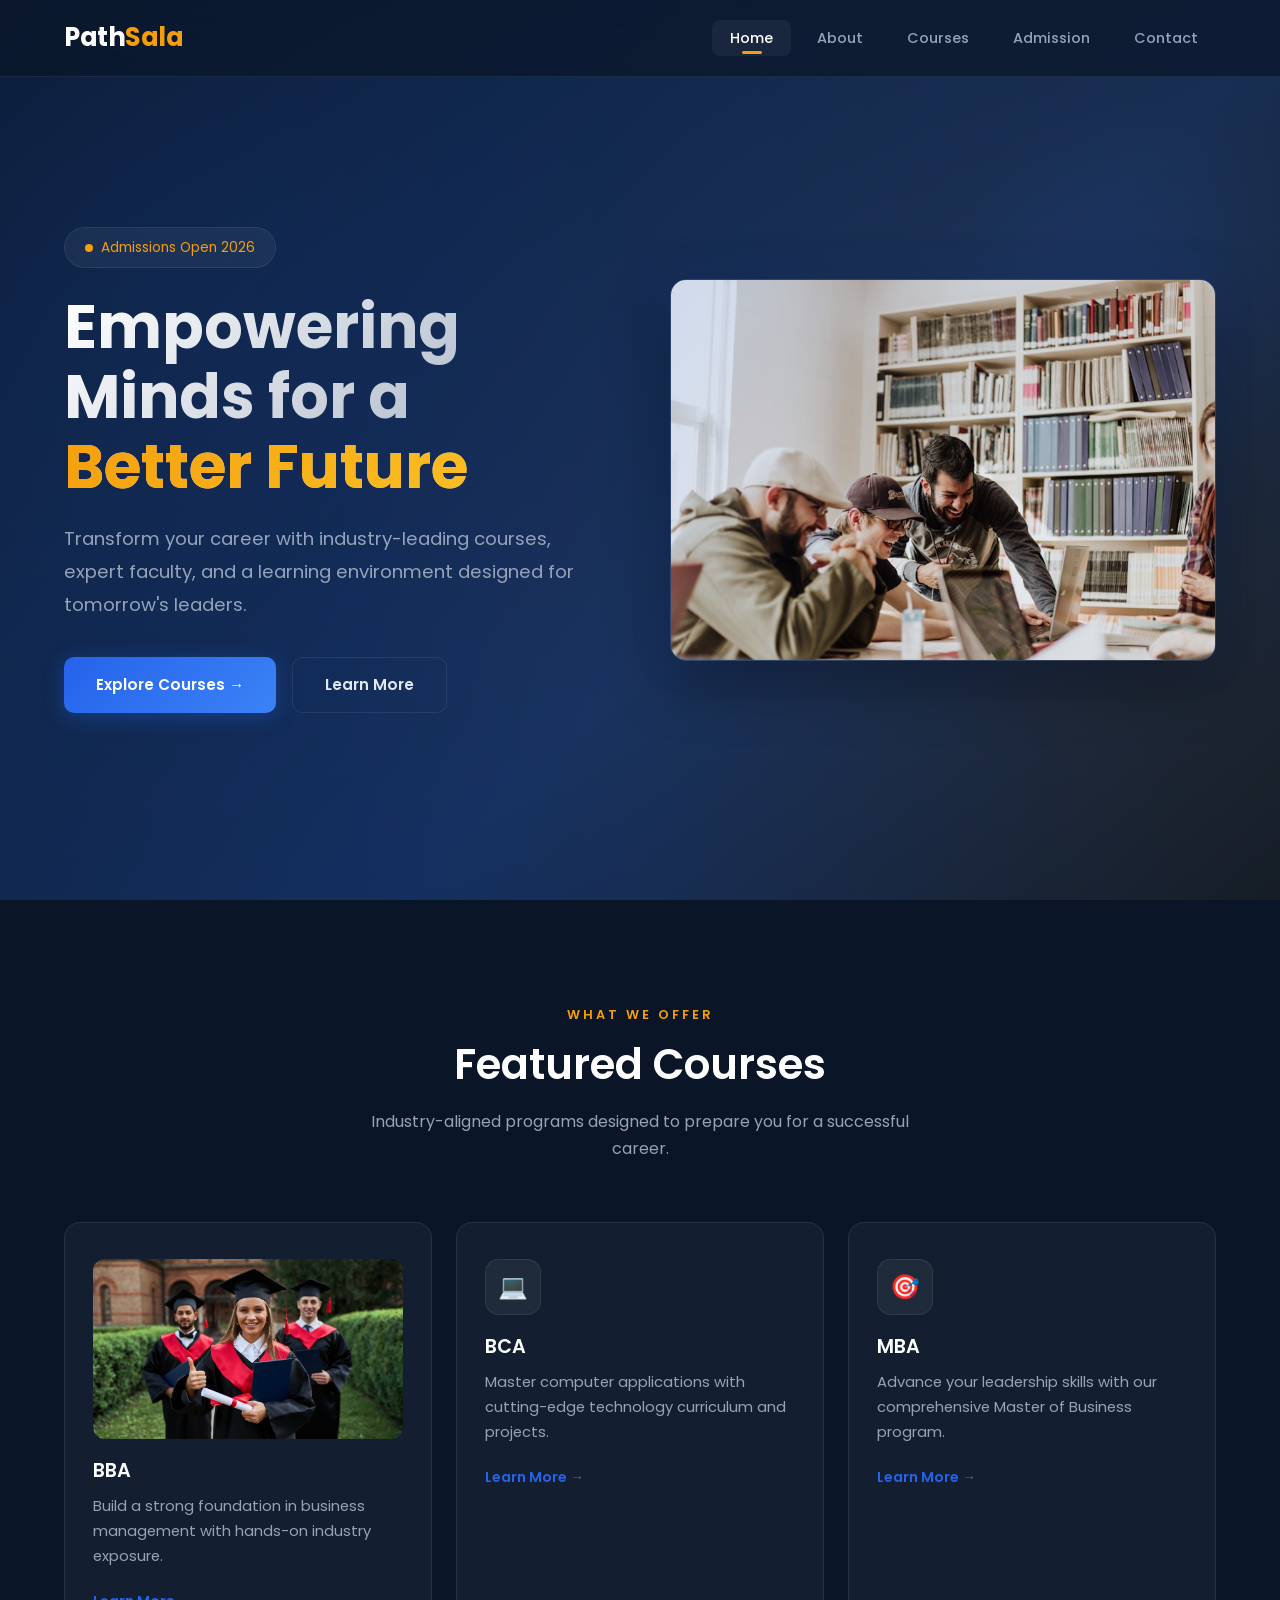
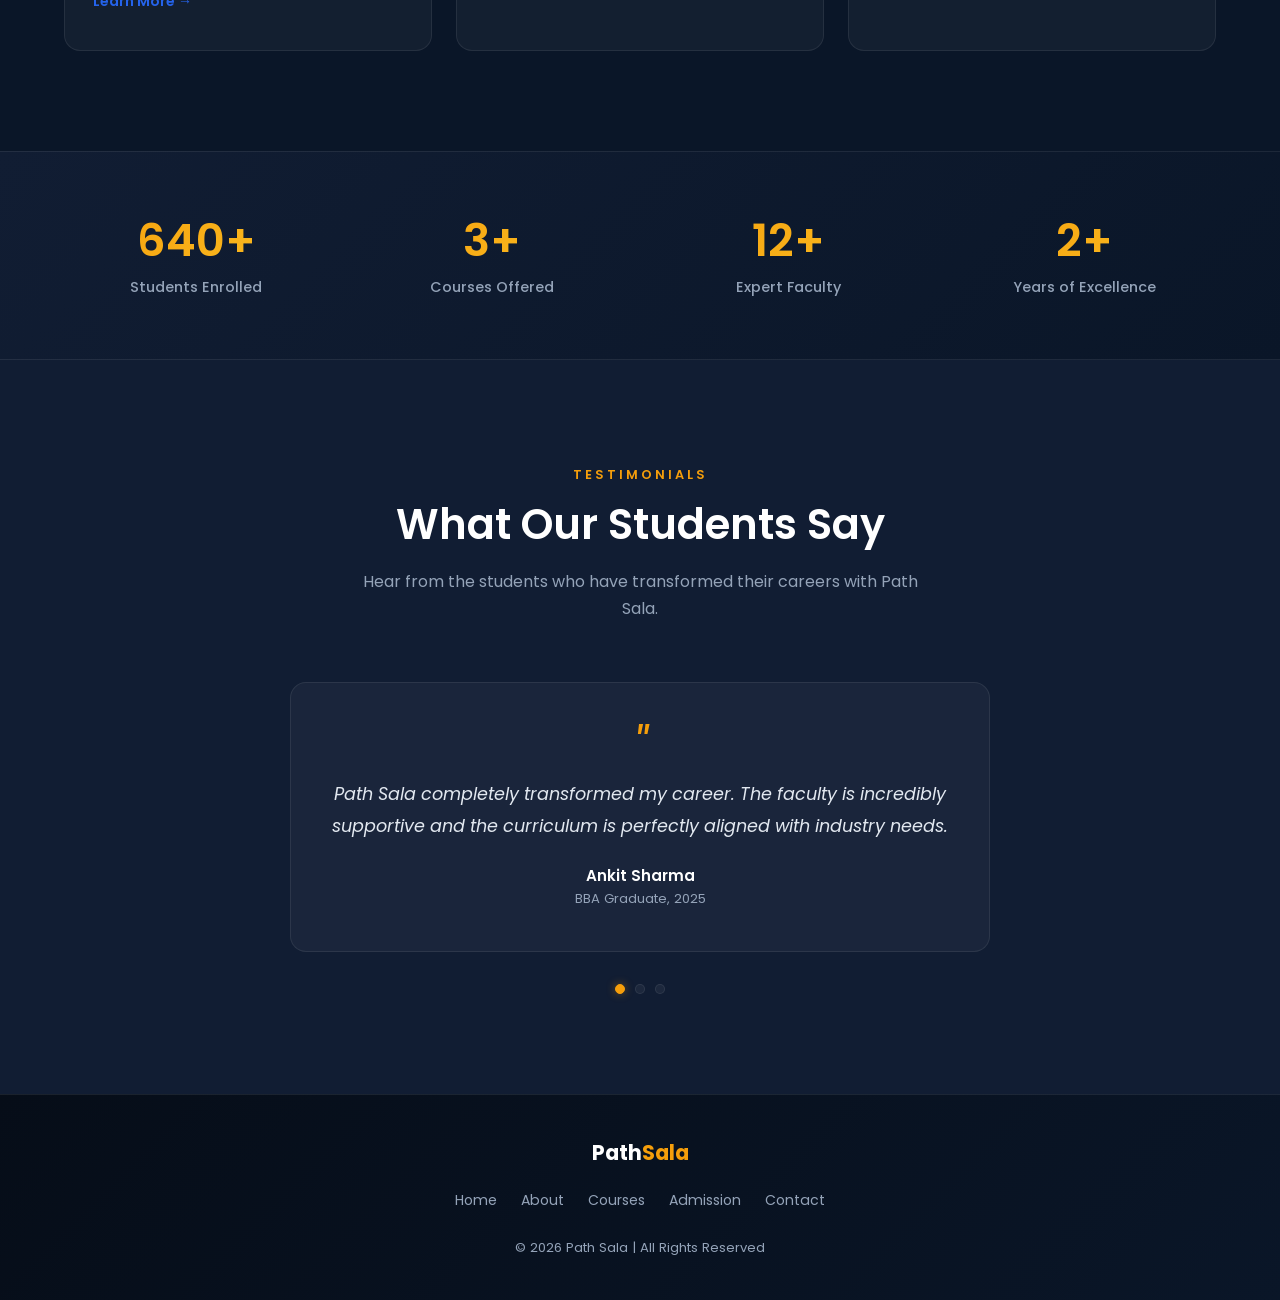
<file: index.html>
<!DOCTYPE html>
<html lang="en">

<head>
    <meta charset="UTF-8">
    <meta name="viewport" content="width=device-width, initial-scale=1.0">
    <meta name="description"
        content="Path Sala — Empowering minds for a better future. Explore BBA, BCA, MBA, Computer Science & Digital Marketing courses.">
    <title>Path Sala — Empowering Minds for a Better Future</title>
    <link rel="preconnect" href="https://fonts.googleapis.com">
    <link rel="preconnect" href="https://fonts.gstatic.com" crossorigin>
    <link href="https://fonts.googleapis.com/css2?family=Poppins:wght@300;400;500;600;700&display=swap"
        rel="stylesheet">
    <link rel="stylesheet" href="css/style.css">
</head>

<body>

    <!-- Header -->
    <header>
        <div class="container">
            <a href="index.html" class="logo">Path<span>Sala</span></a>
            <nav>
                <ul>
                    <li><a href="index.html">Home</a></li>
                    <li><a href="about.html">About</a></li>
                    <li><a href="courses.html">Courses</a></li>
                    <li><a href="admission.html">Admission</a></li>
                    <li><a href="contact.html">Contact</a></li>
                </ul>
            </nav>
            <button class="menu-toggle" id="menu-toggle" aria-label="Toggle navigation">☰</button>
        </div>
    </header>

    <!-- Hero -->
    <section class="hero hero-split">
        <div class="container hero-grid">
            <div class="hero-content fade-in">
                <div class="hero-badge">
                    <span class="dot"></span>
                    Admissions Open 2026
                </div>
                <h1>Empowering Minds for a <span class="highlight">Better Future</span></h1>
                <p>Transform your career with industry-leading courses, expert faculty, and a learning environment
                    designed for tomorrow's leaders.</p>
                <div class="hero-btns">
                    <a href="courses.html" class="btn btn-primary">Explore Courses →</a>
                    <a href="about.html" class="btn btn-outline">Learn More</a>
                </div>
            </div>
            <div class="hero-image fade-in">
                <div class="hero-img-wrapper">
                    <img src="images/hero-students.jpg" alt="Students studying together at Path Sala">
                </div>
            </div>
        </div>
    </section>

    <!-- Featured Courses -->
    <section class="courses-preview">
        <div class="container">
            <div class="section-header fade-in">
                <span class="section-label">What We Offer</span>
                <h2>Featured Courses</h2>
                <p>Industry-aligned programs designed to prepare you for a successful career.</p>
            </div>
            <div class="course-grid">
                <div class="course-card fade-in">
                    <div class="course-img">
                        <img src="images/bba-course.jpg" alt="BBA students in graduation gowns">
                    </div>
                    <h3>BBA</h3>
                    <p>Build a strong foundation in business management with hands-on industry exposure.</p>
                    <a href="courses.html" class="learn-more">Learn More →</a>
                </div>
                <div class="course-card fade-in">
                    <div class="course-icon">💻</div>
                    <h3>BCA</h3>
                    <p>Master computer applications with cutting-edge technology curriculum and projects.</p>
                    <a href="courses.html" class="learn-more">Learn More →</a>
                </div>
                <div class="course-card fade-in">
                    <div class="course-icon">🎯</div>
                    <h3>MBA</h3>
                    <p>Advance your leadership skills with our comprehensive Master of Business program.</p>
                    <a href="courses.html" class="learn-more">Learn More →</a>
                </div>
            </div>
        </div>
    </section>

    <!-- Stats -->
    <section class="stats">
        <div class="container">
            <div class="stats-grid">
                <div class="stat-item fade-in">
                    <h3><span class="stat-number" data-count="2500" data-suffix="+">0</span></h3>
                    <p>Students Enrolled</p>
                </div>
                <div class="stat-item fade-in">
                    <h3><span class="stat-number" data-count="15" data-suffix="+">0</span></h3>
                    <p>Courses Offered</p>
                </div>
                <div class="stat-item fade-in">
                    <h3><span class="stat-number" data-count="50" data-suffix="+">0</span></h3>
                    <p>Expert Faculty</p>
                </div>
                <div class="stat-item fade-in">
                    <h3><span class="stat-number" data-count="10" data-suffix="+">0</span></h3>
                    <p>Years of Excellence</p>
                </div>
            </div>
        </div>
    </section>

    <!-- Testimonials -->
    <section class="testimonials">
        <div class="container">
            <div class="section-header fade-in">
                <span class="section-label">Testimonials</span>
                <h2>What Our Students Say</h2>
                <p>Hear from the students who have transformed their careers with Path Sala.</p>
            </div>
            <div class="testimonial-wrapper fade-in">
                <div class="testimonial-card active">
                    <p class="quote">Path Sala completely transformed my career. The faculty is incredibly supportive
                        and the curriculum is perfectly aligned with industry needs.</p>
                    <p class="student-name">Ankit Sharma</p>
                    <p class="student-course">BBA Graduate, 2025</p>
                </div>
                <div class="testimonial-card">
                    <p class="quote">The BCA program gave me the skills and confidence to land my dream tech job.
                        Amazing learning environment and hands-on projects.</p>
                    <p class="student-name">Priya Patel</p>
                    <p class="student-course">BCA Graduate, 2025</p>
                </div>
                <div class="testimonial-card">
                    <p class="quote">Highly recommended! The MBA program's focus on real-world case studies and industry
                        connections is unmatched.</p>
                    <p class="student-name">Rajesh Kumar</p>
                    <p class="student-course">MBA Graduate, 2024</p>
                </div>
            </div>
            <div class="testimonial-dots">
                <span class="dot active"></span>
                <span class="dot"></span>
                <span class="dot"></span>
            </div>
        </div>
    </section>

    <!-- Footer -->
    <footer>
        <div class="container">
            <div class="footer-content">
                <div class="footer-logo">Path<span>Sala</span></div>
                <ul class="footer-links">
                    <li><a href="index.html">Home</a></li>
                    <li><a href="about.html">About</a></li>
                    <li><a href="courses.html">Courses</a></li>
                    <li><a href="admission.html">Admission</a></li>
                    <li><a href="contact.html">Contact</a></li>
                </ul>
                <p class="copyright">© 2026 Path Sala | All Rights Reserved</p>
            </div>
        </div>
    </footer>

    <script src="js/script.js"></script>

    <!-- Chatbase Chatbot -->
    <script>
        (function () { if (!window.chatbase || window.chatbase("getState") !== "initialized") { window.chatbase = (...arguments) => { if (!window.chatbase.q) { window.chatbase.q = [] } window.chatbase.q.push(arguments) }; window.chatbase = new Proxy(window.chatbase, { get(target, prop) { if (prop === "q") { return target.q } return (...args) => target(prop, ...args) } }) } const onLoad = function () { const script = document.createElement("script"); script.src = "https://www.chatbase.co/embed.min.js"; script.id = "kFero2HDuXSdMcU7F5-Zr"; script.domain = "www.chatbase.co"; document.body.appendChild(script) }; if (document.readyState === "complete") { onLoad() } else { window.addEventListener("load", onLoad) } })();
    </script>
</body>

</html>
</file>
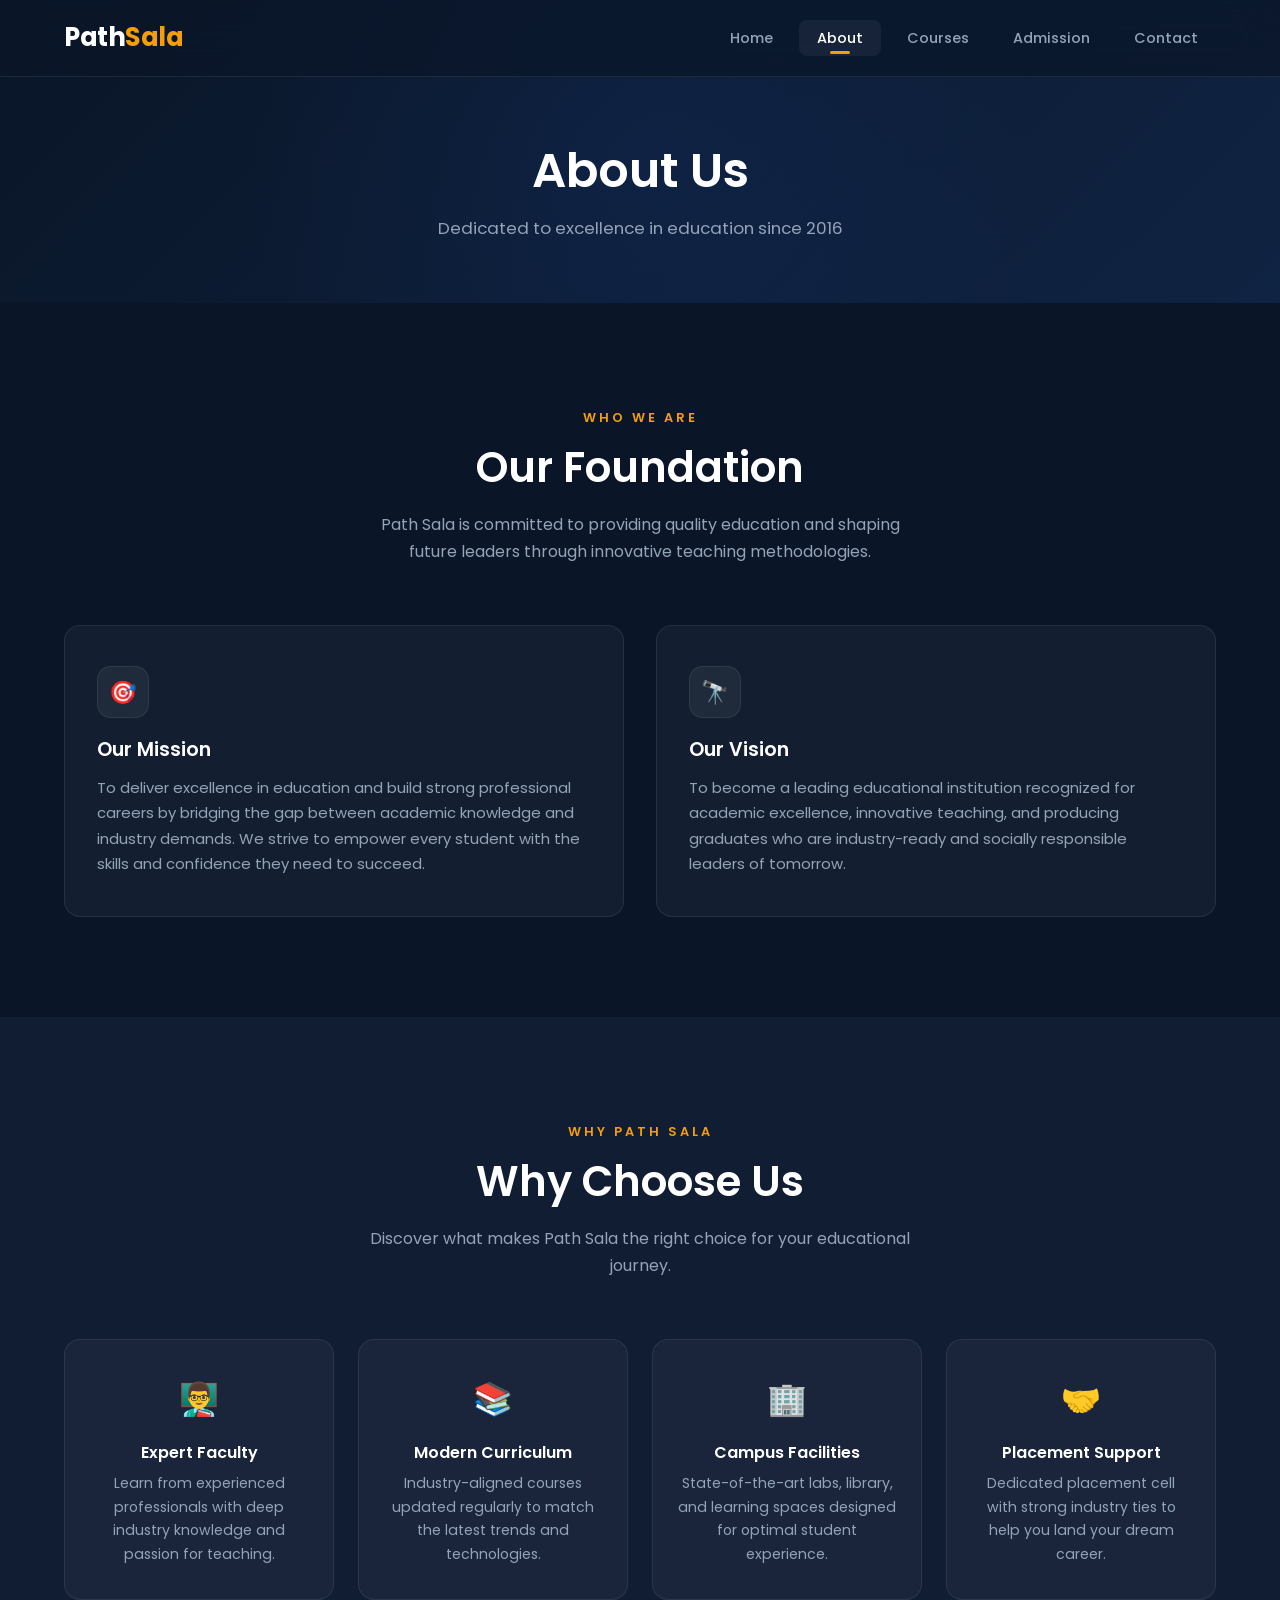
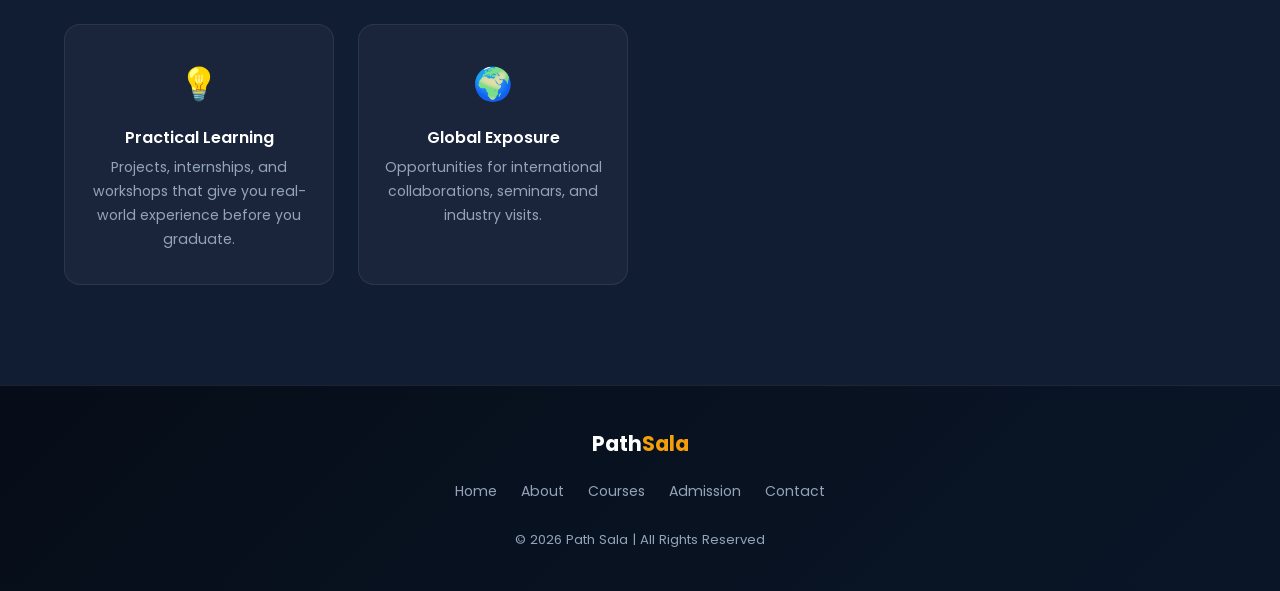
<file: about.html>
<!DOCTYPE html>
<html lang="en">

<head>
    <meta charset="UTF-8">
    <meta name="viewport" content="width=device-width, initial-scale=1.0">
    <meta name="description"
        content="Learn about Path Sala — our mission, vision, and commitment to quality education and shaping future leaders.">
    <title>About Us — Path Sala</title>
    <link rel="preconnect" href="https://fonts.googleapis.com">
    <link rel="preconnect" href="https://fonts.gstatic.com" crossorigin>
    <link href="https://fonts.googleapis.com/css2?family=Poppins:wght@300;400;500;600;700&display=swap"
        rel="stylesheet">
    <link rel="stylesheet" href="css/style.css">
</head>

<body>

    <!-- Header -->
    <header>
        <div class="container">
            <a href="index.html" class="logo">Path<span>Sala</span></a>
            <nav>
                <ul>
                    <li><a href="index.html">Home</a></li>
                    <li><a href="about.html">About</a></li>
                    <li><a href="courses.html">Courses</a></li>
                    <li><a href="admission.html">Admission</a></li>
                    <li><a href="contact.html">Contact</a></li>
                </ul>
            </nav>
            <button class="menu-toggle" id="menu-toggle" aria-label="Toggle navigation">☰</button>
        </div>
    </header>

    <!-- Page Hero -->
    <section class="page-hero">
        <h1>About Us</h1>
        <p>Dedicated to excellence in education since 2016</p>
    </section>

    <!-- Mission & Vision -->
    <section class="about-content">
        <div class="container">
            <div class="section-header fade-in">
                <span class="section-label">Who We Are</span>
                <h2>Our Foundation</h2>
                <p>Path Sala is committed to providing quality education and shaping future leaders through innovative
                    teaching methodologies.</p>
            </div>
            <div class="about-grid">
                <div class="about-card fade-in">
                    <div class="icon">🎯</div>
                    <h3>Our Mission</h3>
                    <p>To deliver excellence in education and build strong professional careers by bridging the gap
                        between academic knowledge and industry demands. We strive to empower every student with the
                        skills and confidence they need to succeed.</p>
                </div>
                <div class="about-card fade-in">
                    <div class="icon">🔭</div>
                    <h3>Our Vision</h3>
                    <p>To become a leading educational institution recognized for academic excellence, innovative
                        teaching, and producing graduates who are industry-ready and socially responsible leaders of
                        tomorrow.</p>
                </div>
            </div>
        </div>
    </section>

    <!-- Why Choose Us -->
    <section class="why-choose">
        <div class="container">
            <div class="section-header fade-in">
                <span class="section-label">Why Path Sala</span>
                <h2>Why Choose Us</h2>
                <p>Discover what makes Path Sala the right choice for your educational journey.</p>
            </div>
            <div class="features-grid">
                <div class="feature-item fade-in">
                    <span class="feat-icon">👨‍🏫</span>
                    <h4>Expert Faculty</h4>
                    <p>Learn from experienced professionals with deep industry knowledge and passion for teaching.</p>
                </div>
                <div class="feature-item fade-in">
                    <span class="feat-icon">📚</span>
                    <h4>Modern Curriculum</h4>
                    <p>Industry-aligned courses updated regularly to match the latest trends and technologies.</p>
                </div>
                <div class="feature-item fade-in">
                    <span class="feat-icon">🏢</span>
                    <h4>Campus Facilities</h4>
                    <p>State-of-the-art labs, library, and learning spaces designed for optimal student experience.</p>
                </div>
                <div class="feature-item fade-in">
                    <span class="feat-icon">🤝</span>
                    <h4>Placement Support</h4>
                    <p>Dedicated placement cell with strong industry ties to help you land your dream career.</p>
                </div>
                <div class="feature-item fade-in">
                    <span class="feat-icon">💡</span>
                    <h4>Practical Learning</h4>
                    <p>Projects, internships, and workshops that give you real-world experience before you graduate.</p>
                </div>
                <div class="feature-item fade-in">
                    <span class="feat-icon">🌍</span>
                    <h4>Global Exposure</h4>
                    <p>Opportunities for international collaborations, seminars, and industry visits.</p>
                </div>
            </div>
        </div>
    </section>

    <!-- Footer -->
    <footer>
        <div class="container">
            <div class="footer-content">
                <div class="footer-logo">Path<span>Sala</span></div>
                <ul class="footer-links">
                    <li><a href="index.html">Home</a></li>
                    <li><a href="about.html">About</a></li>
                    <li><a href="courses.html">Courses</a></li>
                    <li><a href="admission.html">Admission</a></li>
                    <li><a href="contact.html">Contact</a></li>
                </ul>
                <p class="copyright">© 2026 Path Sala | All Rights Reserved</p>
            </div>
        </div>
    </footer>

    <script src="js/script.js"></script>

    <!-- Chatbase Chatbot -->
    <script>
        (function () { if (!window.chatbase || window.chatbase("getState") !== "initialized") { window.chatbase = (...arguments) => { if (!window.chatbase.q) { window.chatbase.q = [] } window.chatbase.q.push(arguments) }; window.chatbase = new Proxy(window.chatbase, { get(target, prop) { if (prop === "q") { return target.q } return (...args) => target(prop, ...args) } }) } const onLoad = function () { const script = document.createElement("script"); script.src = "https://www.chatbase.co/embed.min.js"; script.id = "kFero2HDuXSdMcU7F5-Zr"; script.domain = "www.chatbase.co"; document.body.appendChild(script) }; if (document.readyState === "complete") { onLoad() } else { window.addEventListener("load", onLoad) } })();
    </script>
</body>

</html>
</file>
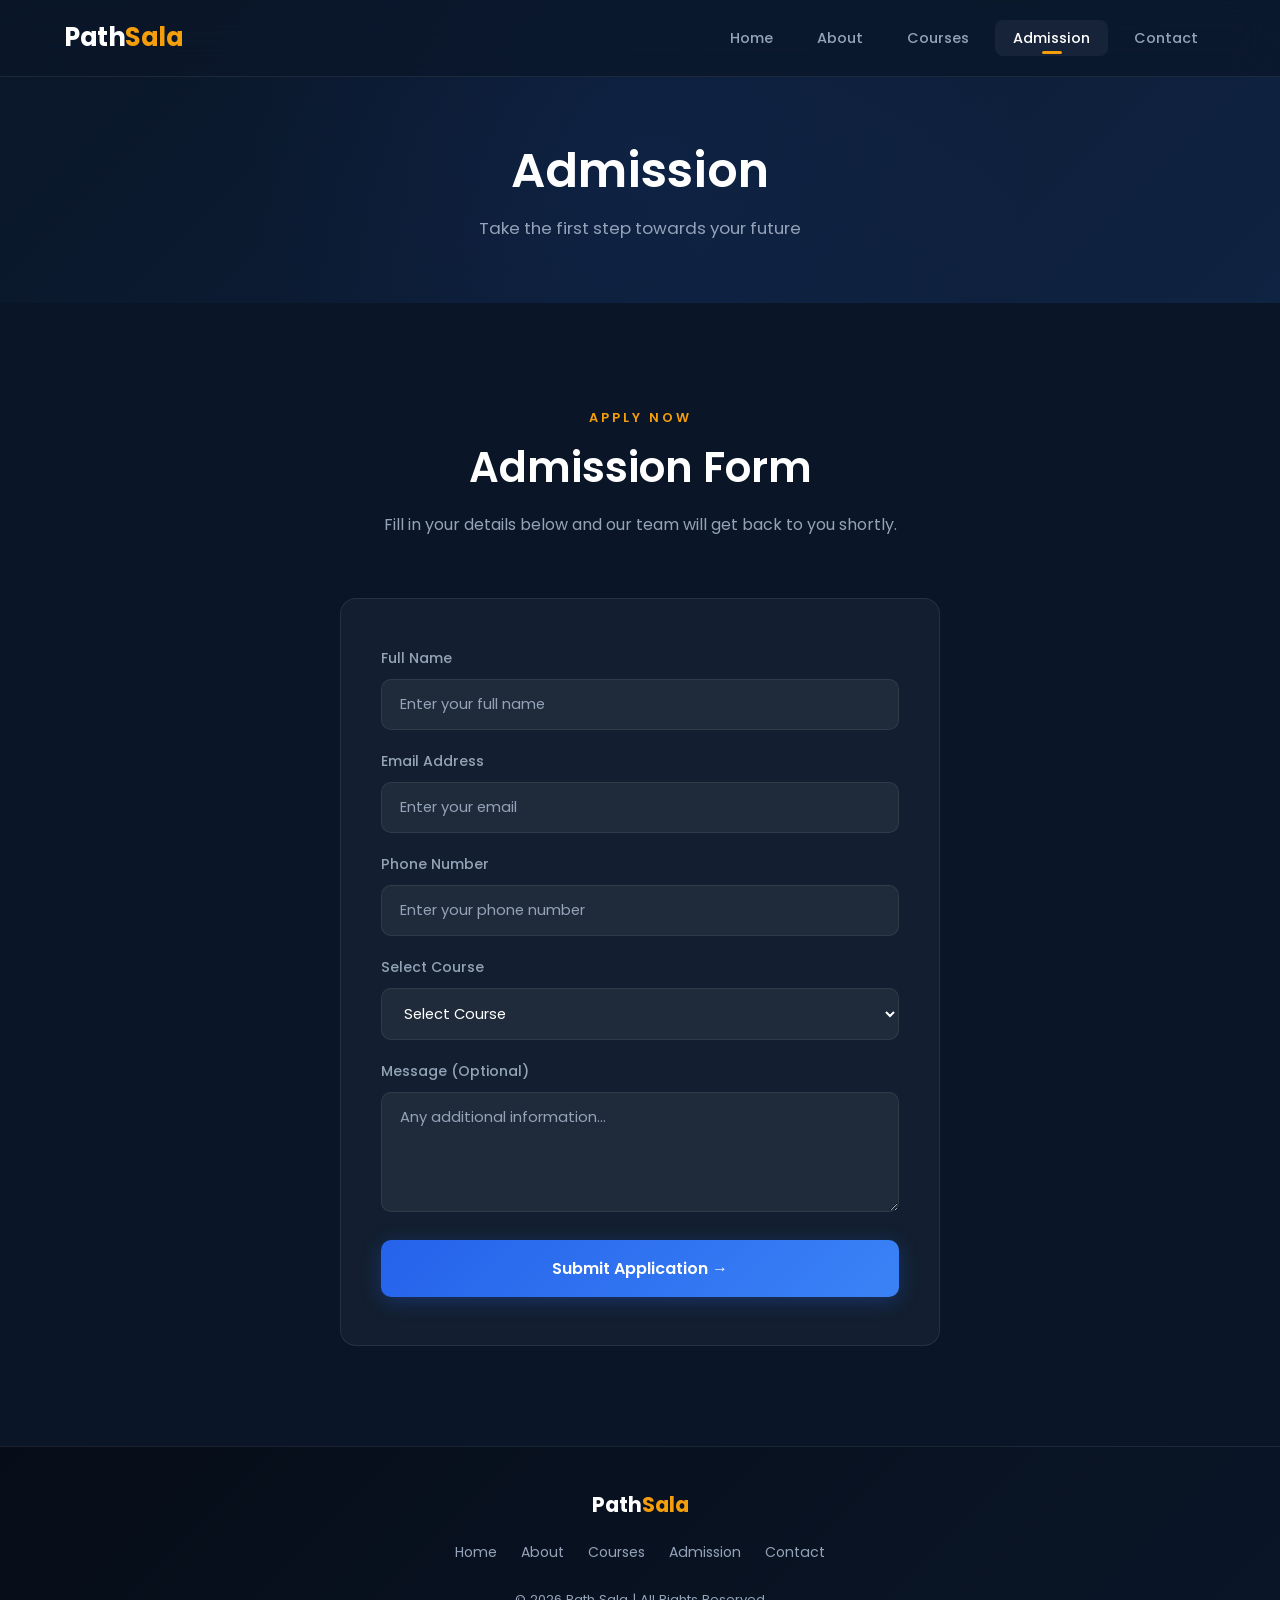
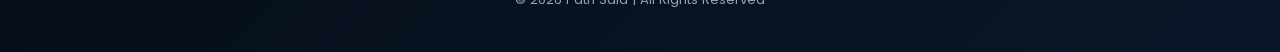
<file: admission.html>
<!DOCTYPE html>
<html lang="en">

<head>
    <meta charset="UTF-8">
    <meta name="viewport" content="width=device-width, initial-scale=1.0">
    <meta name="description"
        content="Apply to Path Sala — fill out the admission form to begin your journey in BBA, BCA, MBA, and more.">
    <title>Admission — Path Sala</title>
    <link rel="preconnect" href="https://fonts.googleapis.com">
    <link rel="preconnect" href="https://fonts.gstatic.com" crossorigin>
    <link href="https://fonts.googleapis.com/css2?family=Poppins:wght@300;400;500;600;700&display=swap"
        rel="stylesheet">
    <link rel="stylesheet" href="css/style.css">
</head>

<body>

    <!-- Header -->
    <header>
        <div class="container">
            <a href="index.html" class="logo">Path<span>Sala</span></a>
            <nav>
                <ul>
                    <li><a href="index.html">Home</a></li>
                    <li><a href="about.html">About</a></li>
                    <li><a href="courses.html">Courses</a></li>
                    <li><a href="admission.html">Admission</a></li>
                    <li><a href="contact.html">Contact</a></li>
                </ul>
            </nav>
            <button class="menu-toggle" id="menu-toggle" aria-label="Toggle navigation">☰</button>
        </div>
    </header>

    <!-- Page Hero -->
    <section class="page-hero">
        <h1>Admission</h1>
        <p>Take the first step towards your future</p>
    </section>

    <!-- Admission Form -->
    <section class="admission-section">
        <div class="container">
            <div class="section-header fade-in">
                <span class="section-label">Apply Now</span>
                <h2>Admission Form</h2>
                <p>Fill in your details below and our team will get back to you shortly.</p>
            </div>
            <div class="form-container fade-in">
                <div id="formContent">
                    <form id="admissionForm">
                        <div class="form-group">
                            <label for="name">Full Name</label>
                            <input type="text" id="name" placeholder="Enter your full name" required>
                        </div>
                        <div class="form-group">
                            <label for="email">Email Address</label>
                            <input type="email" id="email" placeholder="Enter your email" required>
                        </div>
                        <div class="form-group">
                            <label for="phone">Phone Number</label>
                            <input type="tel" id="phone" placeholder="Enter your phone number" required>
                        </div>
                        <div class="form-group">
                            <label for="course">Select Course</label>
                            <select id="course" required>
                                <option value="" disabled selected>Select Course</option>
                                <option value="BBA">BBA — Bachelor of Business Administration</option>
                                <option value="BCA">BCA — Bachelor of Computer Applications</option>
                                <option value="MBA">MBA — Master of Business Administration</option>
                                <option value="CS">Computer Science</option>
                                <option value="DM">Digital Marketing</option>
                            </select>
                        </div>
                        <div class="form-group">
                            <label for="message">Message (Optional)</label>
                            <textarea id="message" placeholder="Any additional information..."></textarea>
                        </div>
                        <button type="submit" class="form-submit-btn">Submit Application →</button>
                    </form>
                </div>
                <div id="formSuccess" class="form-success">
                    <span class="check">✅</span>
                    <h3>Application Submitted!</h3>
                    <p>Thank you for applying to Path Sala. Our admissions team will contact you within 48 hours.</p>
                </div>
            </div>
        </div>
    </section>

    <!-- Footer -->
    <footer>
        <div class="container">
            <div class="footer-content">
                <div class="footer-logo">Path<span>Sala</span></div>
                <ul class="footer-links">
                    <li><a href="index.html">Home</a></li>
                    <li><a href="about.html">About</a></li>
                    <li><a href="courses.html">Courses</a></li>
                    <li><a href="admission.html">Admission</a></li>
                    <li><a href="contact.html">Contact</a></li>
                </ul>
                <p class="copyright">© 2026 Path Sala | All Rights Reserved</p>
            </div>
        </div>
    </footer>

    <script src="js/script.js"></script>

    <!-- Chatbase Chatbot -->
    <script>
        (function () { if (!window.chatbase || window.chatbase("getState") !== "initialized") { window.chatbase = (...arguments) => { if (!window.chatbase.q) { window.chatbase.q = [] } window.chatbase.q.push(arguments) }; window.chatbase = new Proxy(window.chatbase, { get(target, prop) { if (prop === "q") { return target.q } return (...args) => target(prop, ...args) } }) } const onLoad = function () { const script = document.createElement("script"); script.src = "https://www.chatbase.co/embed.min.js"; script.id = "kFero2HDuXSdMcU7F5-Zr"; script.domain = "www.chatbase.co"; document.body.appendChild(script) }; if (document.readyState === "complete") { onLoad() } else { window.addEventListener("load", onLoad) } })();
    </script>
</body>

</html>
</file>
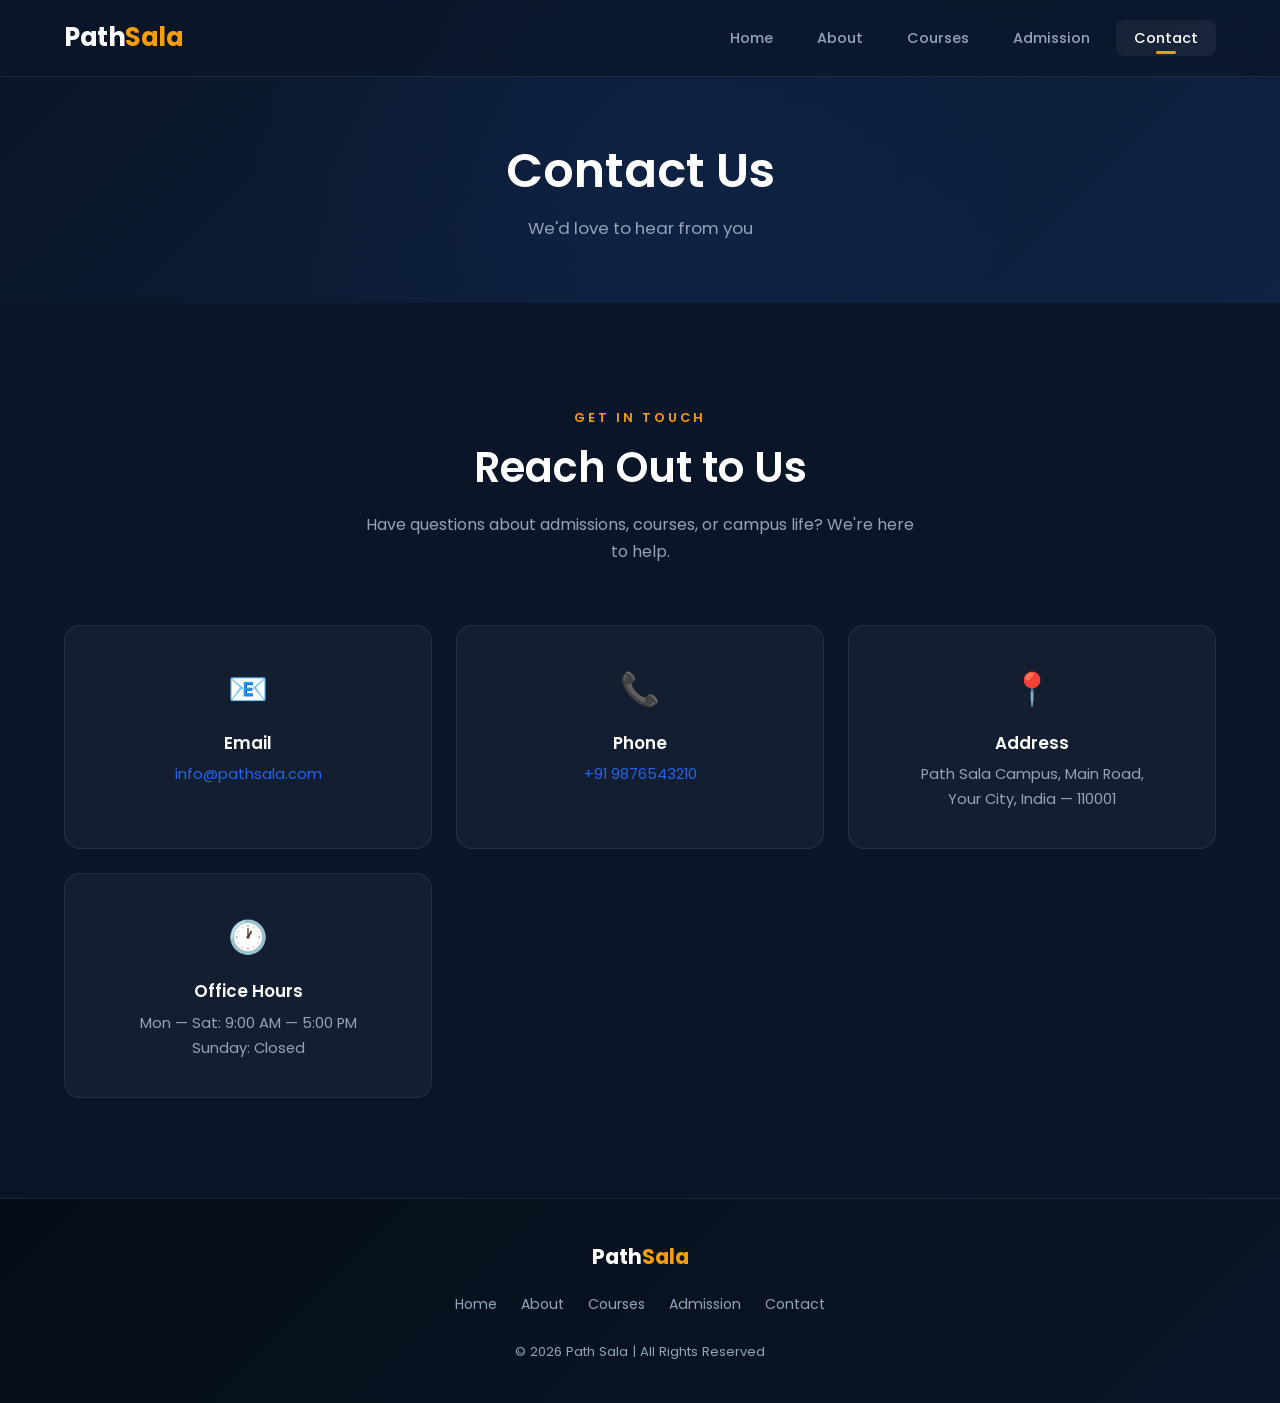
<file: contact.html>
<!DOCTYPE html>
<html lang="en">

<head>
    <meta charset="UTF-8">
    <meta name="viewport" content="width=device-width, initial-scale=1.0">
    <meta name="description"
        content="Contact Path Sala — reach us via email, phone, or visit our campus. We're here to help with your queries.">
    <title>Contact Us — Path Sala</title>
    <link rel="preconnect" href="https://fonts.googleapis.com">
    <link rel="preconnect" href="https://fonts.gstatic.com" crossorigin>
    <link href="https://fonts.googleapis.com/css2?family=Poppins:wght@300;400;500;600;700&display=swap"
        rel="stylesheet">
    <link rel="stylesheet" href="css/style.css">
</head>

<body>

    <!-- Header -->
    <header>
        <div class="container">
            <a href="index.html" class="logo">Path<span>Sala</span></a>
            <nav>
                <ul>
                    <li><a href="index.html">Home</a></li>
                    <li><a href="about.html">About</a></li>
                    <li><a href="courses.html">Courses</a></li>
                    <li><a href="admission.html">Admission</a></li>
                    <li><a href="contact.html">Contact</a></li>
                </ul>
            </nav>
            <button class="menu-toggle" id="menu-toggle" aria-label="Toggle navigation">☰</button>
        </div>
    </header>

    <!-- Page Hero -->
    <section class="page-hero">
        <h1>Contact Us</h1>
        <p>We'd love to hear from you</p>
    </section>

    <!-- Contact Info -->
    <section class="contact-section">
        <div class="container">
            <div class="section-header fade-in">
                <span class="section-label">Get in Touch</span>
                <h2>Reach Out to Us</h2>
                <p>Have questions about admissions, courses, or campus life? We're here to help.</p>
            </div>
            <div class="contact-grid">
                <div class="contact-card fade-in">
                    <span class="icon">📧</span>
                    <h3>Email</h3>
                    <p><a href="mailto:info@pathsala.com">info@pathsala.com</a></p>
                </div>
                <div class="contact-card fade-in">
                    <span class="icon">📞</span>
                    <h3>Phone</h3>
                    <p><a href="tel:+919876543210">+91 9876543210</a></p>
                </div>
                <div class="contact-card fade-in">
                    <span class="icon">📍</span>
                    <h3>Address</h3>
                    <p>Path Sala Campus, Main Road,<br>Your City, India — 110001</p>
                </div>
                <div class="contact-card fade-in">
                    <span class="icon">🕐</span>
                    <h3>Office Hours</h3>
                    <p>Mon — Sat: 9:00 AM — 5:00 PM<br>Sunday: Closed</p>
                </div>
            </div>
        </div>
    </section>

    <!-- Footer -->
    <footer>
        <div class="container">
            <div class="footer-content">
                <div class="footer-logo">Path<span>Sala</span></div>
                <ul class="footer-links">
                    <li><a href="index.html">Home</a></li>
                    <li><a href="about.html">About</a></li>
                    <li><a href="courses.html">Courses</a></li>
                    <li><a href="admission.html">Admission</a></li>
                    <li><a href="contact.html">Contact</a></li>
                </ul>
                <p class="copyright">© 2026 Path Sala | All Rights Reserved</p>
            </div>
        </div>
    </footer>

    <script src="js/script.js"></script>

    <!-- Chatbase Chatbot -->
    <script>
        (function () { if (!window.chatbase || window.chatbase("getState") !== "initialized") { window.chatbase = (...arguments) => { if (!window.chatbase.q) { window.chatbase.q = [] } window.chatbase.q.push(arguments) }; window.chatbase = new Proxy(window.chatbase, { get(target, prop) { if (prop === "q") { return target.q } return (...args) => target(prop, ...args) } }) } const onLoad = function () { const script = document.createElement("script"); script.src = "https://www.chatbase.co/embed.min.js"; script.id = "kFero2HDuXSdMcU7F5-Zr"; script.domain = "www.chatbase.co"; document.body.appendChild(script) }; if (document.readyState === "complete") { onLoad() } else { window.addEventListener("load", onLoad) } })();
    </script>
</body>

</html>
</file>
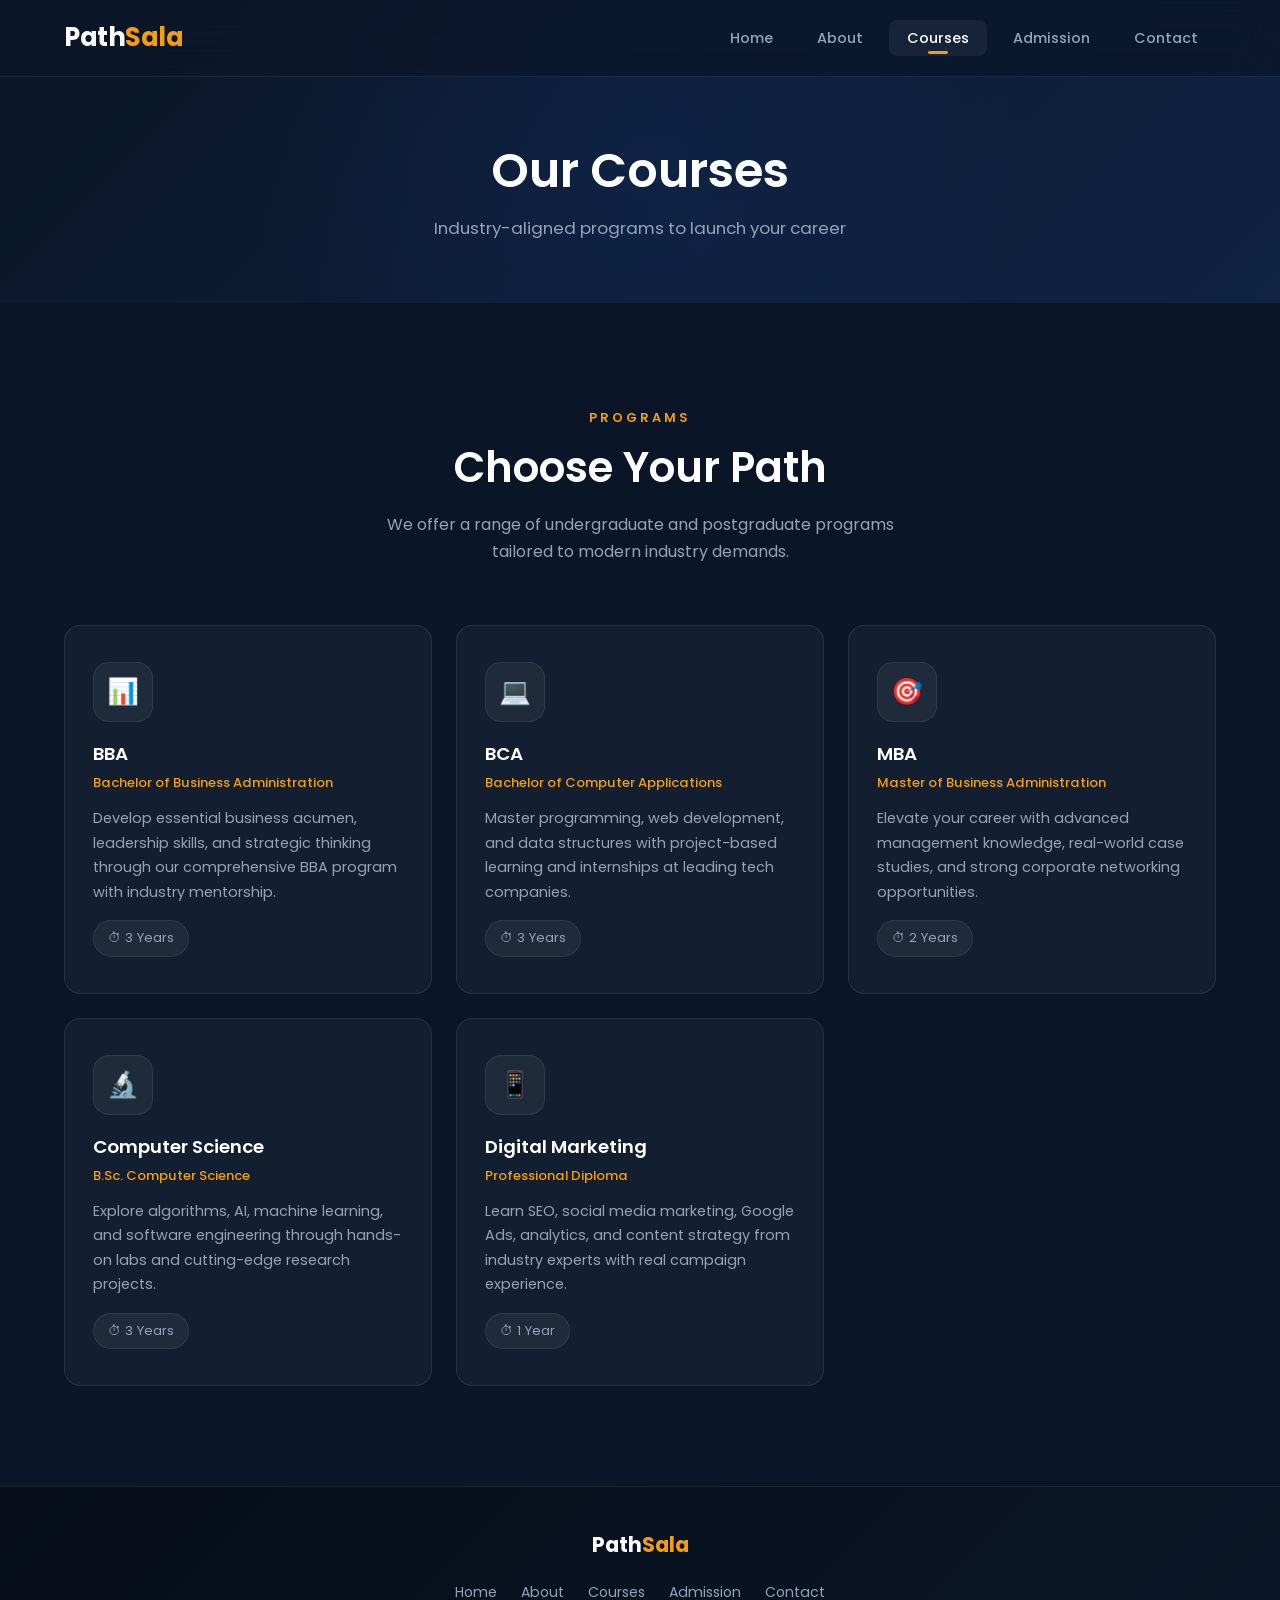
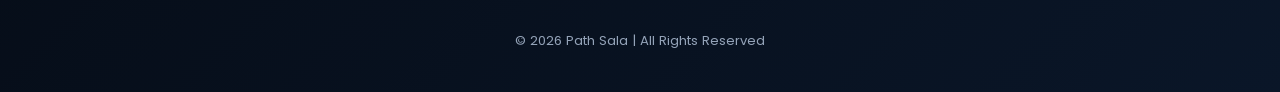
<file: courses.html>
<!DOCTYPE html>
<html lang="en">

<head>
    <meta charset="UTF-8">
    <meta name="viewport" content="width=device-width, initial-scale=1.0">
    <meta name="description"
        content="Explore Path Sala's courses — BBA, BCA, MBA, Computer Science, and Digital Marketing programs designed for career success.">
    <title>Our Courses — Path Sala</title>
    <link rel="preconnect" href="https://fonts.googleapis.com">
    <link rel="preconnect" href="https://fonts.gstatic.com" crossorigin>
    <link href="https://fonts.googleapis.com/css2?family=Poppins:wght@300;400;500;600;700&display=swap"
        rel="stylesheet">
    <link rel="stylesheet" href="css/style.css">
</head>

<body>

    <!-- Header -->
    <header>
        <div class="container">
            <a href="index.html" class="logo">Path<span>Sala</span></a>
            <nav>
                <ul>
                    <li><a href="index.html">Home</a></li>
                    <li><a href="about.html">About</a></li>
                    <li><a href="courses.html">Courses</a></li>
                    <li><a href="admission.html">Admission</a></li>
                    <li><a href="contact.html">Contact</a></li>
                </ul>
            </nav>
            <button class="menu-toggle" id="menu-toggle" aria-label="Toggle navigation">☰</button>
        </div>
    </header>

    <!-- Page Hero -->
    <section class="page-hero">
        <h1>Our Courses</h1>
        <p>Industry-aligned programs to launch your career</p>
    </section>

    <!-- Courses -->
    <section class="courses-page">
        <div class="container">
            <div class="section-header fade-in">
                <span class="section-label">Programs</span>
                <h2>Choose Your Path</h2>
                <p>We offer a range of undergraduate and postgraduate programs tailored to modern industry demands.</p>
            </div>
            <div class="course-grid">
                <div class="course-detail-card fade-in">
                    <div class="cd-icon">📊</div>
                    <h3>BBA</h3>
                    <p class="course-full">Bachelor of Business Administration</p>
                    <p class="desc">Develop essential business acumen, leadership skills, and strategic thinking through
                        our comprehensive BBA program with industry mentorship.</p>
                    <span class="duration">⏱ 3 Years</span>
                </div>
                <div class="course-detail-card fade-in">
                    <div class="cd-icon">💻</div>
                    <h3>BCA</h3>
                    <p class="course-full">Bachelor of Computer Applications</p>
                    <p class="desc">Master programming, web development, and data structures with project-based learning
                        and internships at leading tech companies.</p>
                    <span class="duration">⏱ 3 Years</span>
                </div>
                <div class="course-detail-card fade-in">
                    <div class="cd-icon">🎯</div>
                    <h3>MBA</h3>
                    <p class="course-full">Master of Business Administration</p>
                    <p class="desc">Elevate your career with advanced management knowledge, real-world case studies, and
                        strong corporate networking opportunities.</p>
                    <span class="duration">⏱ 2 Years</span>
                </div>
                <div class="course-detail-card fade-in">
                    <div class="cd-icon">🔬</div>
                    <h3>Computer Science</h3>
                    <p class="course-full">B.Sc. Computer Science</p>
                    <p class="desc">Explore algorithms, AI, machine learning, and software engineering through hands-on
                        labs and cutting-edge research projects.</p>
                    <span class="duration">⏱ 3 Years</span>
                </div>
                <div class="course-detail-card fade-in">
                    <div class="cd-icon">📱</div>
                    <h3>Digital Marketing</h3>
                    <p class="course-full">Professional Diploma</p>
                    <p class="desc">Learn SEO, social media marketing, Google Ads, analytics, and content strategy from
                        industry experts with real campaign experience.</p>
                    <span class="duration">⏱ 1 Year</span>
                </div>
            </div>
        </div>
    </section>

    <!-- Footer -->
    <footer>
        <div class="container">
            <div class="footer-content">
                <div class="footer-logo">Path<span>Sala</span></div>
                <ul class="footer-links">
                    <li><a href="index.html">Home</a></li>
                    <li><a href="about.html">About</a></li>
                    <li><a href="courses.html">Courses</a></li>
                    <li><a href="admission.html">Admission</a></li>
                    <li><a href="contact.html">Contact</a></li>
                </ul>
                <p class="copyright">© 2026 Path Sala | All Rights Reserved</p>
            </div>
        </div>
    </footer>

    <script src="js/script.js"></script>

    <!-- Chatbase Chatbot -->
    <script>
        (function () { if (!window.chatbase || window.chatbase("getState") !== "initialized") { window.chatbase = (...arguments) => { if (!window.chatbase.q) { window.chatbase.q = [] } window.chatbase.q.push(arguments) }; window.chatbase = new Proxy(window.chatbase, { get(target, prop) { if (prop === "q") { return target.q } return (...args) => target(prop, ...args) } }) } const onLoad = function () { const script = document.createElement("script"); script.src = "https://www.chatbase.co/embed.min.js"; script.id = "kFero2HDuXSdMcU7F5-Zr"; script.domain = "www.chatbase.co"; document.body.appendChild(script) }; if (document.readyState === "complete") { onLoad() } else { window.addEventListener("load", onLoad) } })();
    </script>
</body>

</html>
</file>
<file: css/style.css>
/* ===========================
   PATH SALA — Design System
   =========================== */

@import url('https://fonts.googleapis.com/css2?family=Poppins:wght@300;400;500;600;700&display=swap');

/* --- CSS Variables --- */
:root {
    --clr-primary: #0a1628;
    --clr-primary-light: #111d33;
    --clr-accent: #2563eb;
    --clr-accent-hover: #1d4ed8;
    --clr-gold: #f59e0b;
    --clr-gold-hover: #d97706;
    --clr-text: #e2e8f0;
    --clr-text-muted: #94a3b8;
    --clr-heading: #ffffff;
    --clr-surface: rgba(255, 255, 255, 0.05);
    --clr-surface-hover: rgba(255, 255, 255, 0.1);
    --clr-border: rgba(255, 255, 255, 0.08);
    --clr-glass: rgba(10, 22, 40, 0.7);
    --clr-card-bg: rgba(255, 255, 255, 0.04);

    --font: 'Poppins', sans-serif;
    --radius: 16px;
    --radius-sm: 10px;
    --transition: 0.35s cubic-bezier(0.4, 0, 0.2, 1);
    --shadow: 0 8px 32px rgba(0, 0, 0, 0.3);
    --shadow-hover: 0 16px 48px rgba(37, 99, 235, 0.2);
    --glow: 0 0 30px rgba(37, 99, 235, 0.15);
}

/* --- Reset --- */
*,
*::before,
*::after {
    margin: 0;
    padding: 0;
    box-sizing: border-box;
}

html {
    scroll-behavior: smooth;
}

body {
    font-family: var(--font);
    background: var(--clr-primary);
    color: var(--clr-text);
    line-height: 1.7;
    overflow-x: hidden;
}

h1,
h2,
h3,
h4 {
    color: var(--clr-heading);
    font-weight: 600;
    line-height: 1.3;
}

a {
    text-decoration: none;
    color: inherit;
}

img {
    max-width: 100%;
    display: block;
}

/* --- Utility --- */
.container {
    max-width: 1200px;
    margin: 0 auto;
    padding: 0 24px;
}

/* ===========================
   HEADER / NAVIGATION
   =========================== */
header {
    position: fixed;
    top: 0;
    left: 0;
    width: 100%;
    z-index: 1000;
    background: var(--clr-glass);
    backdrop-filter: blur(20px);
    -webkit-backdrop-filter: blur(20px);
    border-bottom: 1px solid var(--clr-border);
    transition: var(--transition);
}

header .container {
    display: flex;
    justify-content: space-between;
    align-items: center;
    padding-top: 16px;
    padding-bottom: 16px;
}

.logo {
    font-size: 1.6rem;
    font-weight: 700;
    color: var(--clr-heading);
    letter-spacing: -0.5px;
}

.logo span {
    color: var(--clr-gold);
}

nav ul {
    list-style: none;
    display: flex;
    gap: 8px;
}

nav ul li a {
    padding: 8px 18px;
    border-radius: 8px;
    font-size: 0.9rem;
    font-weight: 500;
    color: var(--clr-text-muted);
    transition: var(--transition);
    position: relative;
}

nav ul li a:hover,
nav ul li a.active {
    color: var(--clr-heading);
    background: var(--clr-surface);
}

nav ul li a.active::after {
    content: '';
    position: absolute;
    bottom: 2px;
    left: 50%;
    transform: translateX(-50%);
    width: 20px;
    height: 3px;
    background: var(--clr-gold);
    border-radius: 2px;
}

.menu-toggle {
    display: none;
    background: none;
    border: none;
    color: var(--clr-heading);
    font-size: 1.5rem;
    cursor: pointer;
    padding: 6px;
    border-radius: 8px;
    transition: var(--transition);
}

.menu-toggle:hover {
    background: var(--clr-surface);
}

/* ===========================
   HERO SECTION
   =========================== */
.hero {
    min-height: 100vh;
    display: flex;
    align-items: center;
    justify-content: center;
    text-align: center;
    padding: 120px 24px 80px;
    position: relative;
    overflow: hidden;
    background: linear-gradient(135deg, #0a1628 0%, #0f2342 30%, #122b55 60%, #0a1628 100%);
}

.hero::before {
    content: '';
    position: absolute;
    top: -50%;
    left: -50%;
    width: 200%;
    height: 200%;
    background: radial-gradient(circle at 30% 40%, rgba(37, 99, 235, 0.12) 0%, transparent 50%),
        radial-gradient(circle at 70% 60%, rgba(245, 158, 11, 0.08) 0%, transparent 40%),
        radial-gradient(circle at 50% 80%, rgba(37, 99, 235, 0.06) 0%, transparent 30%);
    animation: heroGlow 8s ease-in-out infinite alternate;
}

@keyframes heroGlow {
    0% {
        transform: translate(0, 0) scale(1);
    }

    100% {
        transform: translate(-2%, -1%) scale(1.05);
    }
}

/* Floating orbs */
.hero::after {
    content: '';
    position: absolute;
    width: 400px;
    height: 400px;
    border-radius: 50%;
    background: radial-gradient(circle, rgba(37, 99, 235, 0.1), transparent 70%);
    top: 10%;
    right: -5%;
    animation: floatOrb 6s ease-in-out infinite;
}

@keyframes floatOrb {

    0%,
    100% {
        transform: translateY(0) scale(1);
    }

    50% {
        transform: translateY(-30px) scale(1.1);
    }
}

.hero-content {
    position: relative;
    z-index: 2;
    max-width: 800px;
}

/* Hero Split Layout (with image) */
.hero-split {
    text-align: left;
}

.hero-split .hero-content {
    max-width: 100%;
}

.hero-grid {
    display: grid;
    grid-template-columns: 1fr 1fr;
    gap: 60px;
    align-items: center;
    width: 100%;
}

.hero-split .hero p {
    margin-left: 0;
}

.hero-split .hero-btns {
    justify-content: flex-start;
}

.hero-image {
    position: relative;
    z-index: 2;
}

.hero-img-wrapper {
    position: relative;
    border-radius: var(--radius);
    overflow: hidden;
    box-shadow: 0 20px 60px rgba(0, 0, 0, 0.4), 0 0 40px rgba(37, 99, 235, 0.15);
    border: 1px solid rgba(255, 255, 255, 0.1);
}

.hero-img-wrapper img {
    width: 100%;
    height: 380px;
    object-fit: cover;
    display: block;
    transition: transform 0.6s ease;
}

.hero-img-wrapper:hover img {
    transform: scale(1.03);
}

.hero-img-wrapper::after {
    content: '';
    position: absolute;
    inset: 0;
    background: linear-gradient(135deg, rgba(37, 99, 235, 0.1), transparent 60%);
    pointer-events: none;
}

.hero-badge {
    display: inline-flex;
    align-items: center;
    gap: 8px;
    padding: 8px 20px;
    background: var(--clr-surface);
    border: 1px solid var(--clr-border);
    border-radius: 50px;
    font-size: 0.85rem;
    color: var(--clr-gold);
    margin-bottom: 24px;
    backdrop-filter: blur(10px);
}

.hero-badge .dot {
    width: 8px;
    height: 8px;
    background: var(--clr-gold);
    border-radius: 50%;
    animation: pulse 2s ease-in-out infinite;
}

@keyframes pulse {

    0%,
    100% {
        opacity: 1;
        transform: scale(1);
    }

    50% {
        opacity: 0.5;
        transform: scale(0.8);
    }
}

.hero h1 {
    font-size: clamp(2.2rem, 5vw, 3.8rem);
    font-weight: 700;
    margin-bottom: 20px;
    line-height: 1.15;
    background: linear-gradient(135deg, #ffffff 0%, #94a3b8 100%);
    -webkit-background-clip: text;
    -webkit-text-fill-color: transparent;
    background-clip: text;
}

.hero h1 .highlight {
    background: linear-gradient(135deg, var(--clr-gold) 0%, #fbbf24 100%);
    -webkit-background-clip: text;
    -webkit-text-fill-color: transparent;
    background-clip: text;
}

.hero p {
    font-size: 1.15rem;
    color: var(--clr-text-muted);
    max-width: 560px;
    margin: 0 auto 36px;
    line-height: 1.8;
}

.hero-btns {
    display: flex;
    gap: 16px;
    justify-content: center;
    flex-wrap: wrap;
}

/* ===========================
   BUTTONS
   =========================== */
.btn {
    display: inline-flex;
    align-items: center;
    gap: 8px;
    padding: 14px 32px;
    border-radius: var(--radius-sm);
    font-family: var(--font);
    font-size: 0.95rem;
    font-weight: 600;
    cursor: pointer;
    transition: var(--transition);
    border: none;
    position: relative;
    overflow: hidden;
}

.btn-primary {
    background: linear-gradient(135deg, var(--clr-accent), #3b82f6);
    color: white;
    box-shadow: 0 4px 20px rgba(37, 99, 235, 0.35);
}

.btn-primary:hover {
    transform: translateY(-2px);
    box-shadow: 0 8px 30px rgba(37, 99, 235, 0.5);
}

.btn-outline {
    background: transparent;
    color: var(--clr-text);
    border: 1px solid var(--clr-border);
}

.btn-outline:hover {
    background: var(--clr-surface);
    border-color: var(--clr-accent);
    color: var(--clr-heading);
}

.btn-gold {
    background: linear-gradient(135deg, var(--clr-gold), #fbbf24);
    color: #0a1628;
    box-shadow: 0 4px 20px rgba(245, 158, 11, 0.3);
}

.btn-gold:hover {
    transform: translateY(-2px);
    box-shadow: 0 8px 30px rgba(245, 158, 11, 0.5);
}

/* ===========================
   SECTIONS — General
   =========================== */
section {
    padding: 100px 0;
}

.section-header {
    text-align: center;
    margin-bottom: 60px;
}

.section-label {
    display: inline-block;
    font-size: 0.8rem;
    font-weight: 600;
    text-transform: uppercase;
    letter-spacing: 3px;
    color: var(--clr-gold);
    margin-bottom: 12px;
}

.section-header h2 {
    font-size: clamp(1.8rem, 3.5vw, 2.6rem);
    margin-bottom: 16px;
}

.section-header p {
    color: var(--clr-text-muted);
    max-width: 560px;
    margin: 0 auto;
    font-size: 1rem;
}

/* ===========================
   FEATURED COURSES (Home)
   =========================== */
.courses-preview {
    background: var(--clr-primary);
}

.course-grid {
    display: grid;
    grid-template-columns: repeat(auto-fit, minmax(300px, 1fr));
    gap: 24px;
}

.course-card {
    background: var(--clr-card-bg);
    border: 1px solid var(--clr-border);
    border-radius: var(--radius);
    padding: 36px 28px;
    transition: var(--transition);
    position: relative;
    overflow: hidden;
}

.course-card::before {
    content: '';
    position: absolute;
    top: 0;
    left: 0;
    right: 0;
    height: 3px;
    background: linear-gradient(90deg, var(--clr-accent), var(--clr-gold));
    transform: scaleX(0);
    transform-origin: left;
    transition: transform 0.4s ease;
}

.course-card:hover::before {
    transform: scaleX(1);
}

.course-card:hover {
    background: var(--clr-surface-hover);
    transform: translateY(-8px);
    box-shadow: var(--shadow-hover);
    border-color: rgba(37, 99, 235, 0.2);
}

.course-icon {
    width: 56px;
    height: 56px;
    border-radius: 14px;
    display: flex;
    align-items: center;
    justify-content: center;
    font-size: 1.5rem;
    margin-bottom: 20px;
    background: var(--clr-surface);
    border: 1px solid var(--clr-border);
}

.course-img {
    width: 100%;
    height: 180px;
    border-radius: 12px;
    overflow: hidden;
    margin-bottom: 20px;
}

.course-img img {
    width: 100%;
    height: 100%;
    object-fit: cover;
    transition: transform 0.5s ease;
}

.course-card:hover .course-img img {
    transform: scale(1.05);
}

.course-card h3 {
    font-size: 1.2rem;
    margin-bottom: 10px;
}

.course-card p {
    color: var(--clr-text-muted);
    font-size: 0.92rem;
    margin-bottom: 18px;
}

.course-card .learn-more {
    color: var(--clr-accent);
    font-size: 0.88rem;
    font-weight: 600;
    display: inline-flex;
    align-items: center;
    gap: 6px;
    transition: var(--transition);
}

.course-card:hover .learn-more {
    gap: 10px;
    color: var(--clr-gold);
}

/* ===========================
   STATS SECTION
   =========================== */
.stats {
    background: linear-gradient(135deg, var(--clr-primary-light) 0%, var(--clr-primary) 100%);
    border-top: 1px solid var(--clr-border);
    border-bottom: 1px solid var(--clr-border);
    padding: 60px 0;
}

.stats-grid {
    display: grid;
    grid-template-columns: repeat(4, 1fr);
    gap: 32px;
    text-align: center;
}

.stat-item h3 {
    font-size: clamp(2rem, 4vw, 2.8rem);
    background: linear-gradient(135deg, var(--clr-gold), #fbbf24);
    -webkit-background-clip: text;
    -webkit-text-fill-color: transparent;
    background-clip: text;
    margin-bottom: 4px;
}

.stat-item p {
    color: var(--clr-text-muted);
    font-size: 0.9rem;
    font-weight: 500;
}

/* ===========================
   TESTIMONIALS
   =========================== */
.testimonials {
    background: var(--clr-primary-light);
}

.testimonial-wrapper {
    max-width: 700px;
    margin: 0 auto;
    position: relative;
    min-height: 200px;
}

.testimonial-card {
    background: var(--clr-card-bg);
    border: 1px solid var(--clr-border);
    border-radius: var(--radius);
    padding: 40px 36px;
    text-align: center;
    opacity: 0;
    transform: translateY(20px);
    transition: opacity 0.6s ease, transform 0.6s ease;
    position: absolute;
    top: 0;
    left: 0;
    right: 0;
}

.testimonial-card.active {
    opacity: 1;
    transform: translateY(0);
    position: relative;
}

.testimonial-card .quote {
    font-size: 1.1rem;
    color: var(--clr-text);
    line-height: 1.8;
    font-style: italic;
    margin-bottom: 20px;
}

.testimonial-card .quote::before {
    content: '"';
    font-size: 3rem;
    color: var(--clr-gold);
    display: block;
    line-height: 1;
    margin-bottom: 8px;
}

.testimonial-card .student-name {
    font-weight: 600;
    color: var(--clr-heading);
    font-size: 0.95rem;
}

.testimonial-card .student-course {
    color: var(--clr-text-muted);
    font-size: 0.82rem;
}

.testimonial-dots {
    display: flex;
    justify-content: center;
    gap: 10px;
    margin-top: 32px;
}

.testimonial-dots .dot {
    width: 10px;
    height: 10px;
    border-radius: 50%;
    background: var(--clr-surface);
    border: 1px solid var(--clr-border);
    cursor: pointer;
    transition: var(--transition);
}

.testimonial-dots .dot.active {
    background: var(--clr-gold);
    border-color: var(--clr-gold);
    box-shadow: 0 0 10px rgba(245, 158, 11, 0.4);
}

/* ===========================
   PAGE HERO (Inner pages)
   =========================== */
.page-hero {
    padding: 140px 24px 60px;
    text-align: center;
    background: linear-gradient(135deg, var(--clr-primary) 0%, #0f2342 100%);
    position: relative;
    overflow: hidden;
}

.page-hero::before {
    content: '';
    position: absolute;
    top: 0;
    left: 0;
    right: 0;
    bottom: 0;
    background: radial-gradient(circle at 50% 50%, rgba(37, 99, 235, 0.08) 0%, transparent 60%);
}

.page-hero h1 {
    font-size: clamp(2rem, 4vw, 3rem);
    margin-bottom: 12px;
    position: relative;
}

.page-hero p {
    color: var(--clr-text-muted);
    font-size: 1.05rem;
    position: relative;
}

/* ===========================
   ABOUT PAGE
   =========================== */
.about-content {
    background: var(--clr-primary);
}

.about-grid {
    display: grid;
    grid-template-columns: repeat(auto-fit, minmax(340px, 1fr));
    gap: 32px;
}

.about-card {
    background: var(--clr-card-bg);
    border: 1px solid var(--clr-border);
    border-radius: var(--radius);
    padding: 40px 32px;
    transition: var(--transition);
}

.about-card:hover {
    background: var(--clr-surface-hover);
    transform: translateY(-6px);
    box-shadow: var(--shadow-hover);
}

.about-card .icon {
    width: 52px;
    height: 52px;
    border-radius: 14px;
    background: var(--clr-surface);
    border: 1px solid var(--clr-border);
    display: flex;
    align-items: center;
    justify-content: center;
    font-size: 1.4rem;
    margin-bottom: 20px;
}

.about-card h3 {
    font-size: 1.2rem;
    margin-bottom: 12px;
}

.about-card p {
    color: var(--clr-text-muted);
    font-size: 0.93rem;
}

.why-choose {
    background: var(--clr-primary-light);
}

.features-grid {
    display: grid;
    grid-template-columns: repeat(auto-fit, minmax(250px, 1fr));
    gap: 24px;
}

.feature-item {
    background: var(--clr-card-bg);
    border: 1px solid var(--clr-border);
    border-radius: var(--radius);
    padding: 32px 24px;
    text-align: center;
    transition: var(--transition);
}

.feature-item:hover {
    background: var(--clr-surface-hover);
    transform: translateY(-4px);
}

.feature-item .feat-icon {
    font-size: 2rem;
    margin-bottom: 16px;
    display: block;
}

.feature-item h4 {
    font-size: 1rem;
    margin-bottom: 8px;
}

.feature-item p {
    color: var(--clr-text-muted);
    font-size: 0.88rem;
}

/* ===========================
   COURSES PAGE
   =========================== */
.courses-page {
    background: var(--clr-primary);
}

.courses-page .course-grid {
    grid-template-columns: repeat(auto-fit, minmax(320px, 1fr));
}

.course-detail-card {
    background: var(--clr-card-bg);
    border: 1px solid var(--clr-border);
    border-radius: var(--radius);
    padding: 36px 28px;
    transition: var(--transition);
    position: relative;
    overflow: hidden;
}

.course-detail-card::after {
    content: '';
    position: absolute;
    top: 0;
    left: 0;
    right: 0;
    height: 3px;
    background: linear-gradient(90deg, var(--clr-accent), var(--clr-gold));
    transform: scaleX(0);
    transform-origin: left;
    transition: transform 0.4s ease;
}

.course-detail-card:hover::after {
    transform: scaleX(1);
}

.course-detail-card:hover {
    background: var(--clr-surface-hover);
    transform: translateY(-8px);
    box-shadow: var(--shadow-hover);
}

.course-detail-card .cd-icon {
    width: 60px;
    height: 60px;
    border-radius: 16px;
    background: var(--clr-surface);
    border: 1px solid var(--clr-border);
    display: flex;
    align-items: center;
    justify-content: center;
    font-size: 1.6rem;
    margin-bottom: 20px;
}

.course-detail-card h3 {
    font-size: 1.15rem;
    margin-bottom: 6px;
}

.course-detail-card .course-full {
    color: var(--clr-gold);
    font-size: 0.82rem;
    font-weight: 500;
    margin-bottom: 12px;
}

.course-detail-card p.desc {
    color: var(--clr-text-muted);
    font-size: 0.9rem;
    margin-bottom: 16px;
}

.course-detail-card .duration {
    font-size: 0.82rem;
    color: var(--clr-text-muted);
    display: inline-flex;
    align-items: center;
    gap: 6px;
    background: var(--clr-surface);
    padding: 6px 14px;
    border-radius: 50px;
    border: 1px solid var(--clr-border);
}

/* ===========================
   ADMISSION FORM
   =========================== */
.admission-section {
    background: var(--clr-primary);
}

.form-container {
    max-width: 600px;
    margin: 0 auto;
    background: var(--clr-card-bg);
    border: 1px solid var(--clr-border);
    border-radius: var(--radius);
    padding: 48px 40px;
}

.form-group {
    margin-bottom: 20px;
}

.form-group label {
    display: block;
    font-size: 0.88rem;
    font-weight: 500;
    color: var(--clr-text-muted);
    margin-bottom: 8px;
}

.form-group input,
.form-group select,
.form-group textarea {
    width: 100%;
    padding: 14px 18px;
    border-radius: var(--radius-sm);
    border: 1px solid var(--clr-border);
    background: var(--clr-surface);
    color: var(--clr-heading);
    font-family: var(--font);
    font-size: 0.92rem;
    transition: var(--transition);
    outline: none;
}

.form-group input::placeholder,
.form-group textarea::placeholder {
    color: var(--clr-text-muted);
}

.form-group input:focus,
.form-group select:focus,
.form-group textarea:focus {
    border-color: var(--clr-accent);
    box-shadow: 0 0 0 3px rgba(37, 99, 235, 0.15);
    background: rgba(255, 255, 255, 0.06);
}

.form-group textarea {
    min-height: 120px;
    resize: vertical;
}

.form-group select option {
    background: var(--clr-primary);
    color: var(--clr-text);
}

.form-submit-btn {
    width: 100%;
    padding: 16px;
    background: linear-gradient(135deg, var(--clr-accent), #3b82f6);
    color: white;
    border: none;
    border-radius: var(--radius-sm);
    font-family: var(--font);
    font-size: 1rem;
    font-weight: 600;
    cursor: pointer;
    transition: var(--transition);
    box-shadow: 0 4px 20px rgba(37, 99, 235, 0.3);
}

.form-submit-btn:hover {
    transform: translateY(-2px);
    box-shadow: 0 8px 30px rgba(37, 99, 235, 0.5);
}

.form-success {
    display: none;
    text-align: center;
    padding: 30px;
}

.form-success.show {
    display: block;
}

.form-success .check {
    font-size: 3rem;
    margin-bottom: 12px;
    display: block;
}

.form-success h3 {
    margin-bottom: 6px;
}

.form-success p {
    color: var(--clr-text-muted);
    font-size: 0.9rem;
}

/* ===========================
   CONTACT PAGE
   =========================== */
.contact-section {
    background: var(--clr-primary);
}

.contact-grid {
    display: grid;
    grid-template-columns: repeat(auto-fit, minmax(280px, 1fr));
    gap: 24px;
}

.contact-card {
    background: var(--clr-card-bg);
    border: 1px solid var(--clr-border);
    border-radius: var(--radius);
    padding: 36px 28px;
    text-align: center;
    transition: var(--transition);
}

.contact-card:hover {
    background: var(--clr-surface-hover);
    transform: translateY(-6px);
    box-shadow: var(--shadow-hover);
}

.contact-card .icon {
    font-size: 2rem;
    margin-bottom: 16px;
    display: block;
}

.contact-card h3 {
    font-size: 1.05rem;
    margin-bottom: 8px;
}

.contact-card p {
    color: var(--clr-text-muted);
    font-size: 0.92rem;
}

.contact-card a {
    color: var(--clr-accent);
    transition: var(--transition);
}

.contact-card a:hover {
    color: var(--clr-gold);
}

/* ===========================
   FOOTER
   =========================== */
footer {
    background: linear-gradient(135deg, #060d18 0%, var(--clr-primary) 100%);
    border-top: 1px solid var(--clr-border);
    padding: 40px 0;
    text-align: center;
}

.footer-content {
    display: flex;
    flex-direction: column;
    align-items: center;
    gap: 16px;
}

.footer-logo {
    font-size: 1.3rem;
    font-weight: 700;
    color: var(--clr-heading);
}

.footer-logo span {
    color: var(--clr-gold);
}

.footer-links {
    display: flex;
    gap: 24px;
    list-style: none;
}

.footer-links a {
    color: var(--clr-text-muted);
    font-size: 0.88rem;
    transition: var(--transition);
}

.footer-links a:hover {
    color: var(--clr-gold);
}

footer .copyright {
    color: var(--clr-text-muted);
    font-size: 0.82rem;
    margin-top: 8px;
}

/* ===========================
   SCROLL ANIMATIONS
   =========================== */
.fade-in {
    opacity: 0;
    transform: translateY(30px);
    transition: opacity 0.7s ease, transform 0.7s ease;
}

.fade-in.visible {
    opacity: 1;
    transform: translateY(0);
}

/* ===========================
   RESPONSIVE
   =========================== */
@media (max-width: 768px) {
    header .container {
        padding-top: 12px;
        padding-bottom: 12px;
    }

    nav {
        position: relative;
    }

    nav ul {
        display: none;
        flex-direction: column;
        position: absolute;
        top: 100%;
        right: 0;
        background: var(--clr-glass);
        backdrop-filter: blur(20px);
        -webkit-backdrop-filter: blur(20px);
        border: 1px solid var(--clr-border);
        border-radius: var(--radius-sm);
        padding: 12px;
        min-width: 200px;
        box-shadow: var(--shadow);
        gap: 4px;
        animation: slideDown 0.3s ease;
    }

    @keyframes slideDown {
        from {
            opacity: 0;
            transform: translateY(-10px);
        }

        to {
            opacity: 1;
            transform: translateY(0);
        }
    }

    nav ul.show {
        display: flex;
    }

    nav ul li a {
        display: block;
        padding: 10px 16px;
    }

    .menu-toggle {
        display: block;
    }

    .hero {
        min-height: 80vh;
        padding: 100px 20px 60px;
    }

    .hero h1 {
        font-size: 1.8rem;
    }

    .hero-grid {
        grid-template-columns: 1fr;
        gap: 40px;
        text-align: center;
    }

    .hero-split {
        text-align: center;
    }

    .hero-split .hero-btns {
        justify-content: center;
    }

    .hero-img-wrapper img {
        height: 260px;
    }

    .stats-grid {
        grid-template-columns: repeat(2, 1fr);
        gap: 24px;
    }

    .course-grid,
    .about-grid,
    .features-grid,
    .contact-grid {
        grid-template-columns: 1fr;
    }

    .form-container {
        padding: 32px 24px;
    }

    section {
        padding: 60px 0;
    }

    .page-hero {
        padding: 120px 20px 40px;
    }

    .footer-links {
        flex-wrap: wrap;
        justify-content: center;
    }
}

@media (max-width: 480px) {
    .hero h1 {
        font-size: 1.5rem;
    }

    .hero p {
        font-size: 0.95rem;
    }

    .hero-btns {
        flex-direction: column;
        align-items: center;
    }

    .stats-grid {
        grid-template-columns: 1fr 1fr;
        gap: 16px;
    }
}
</file>
